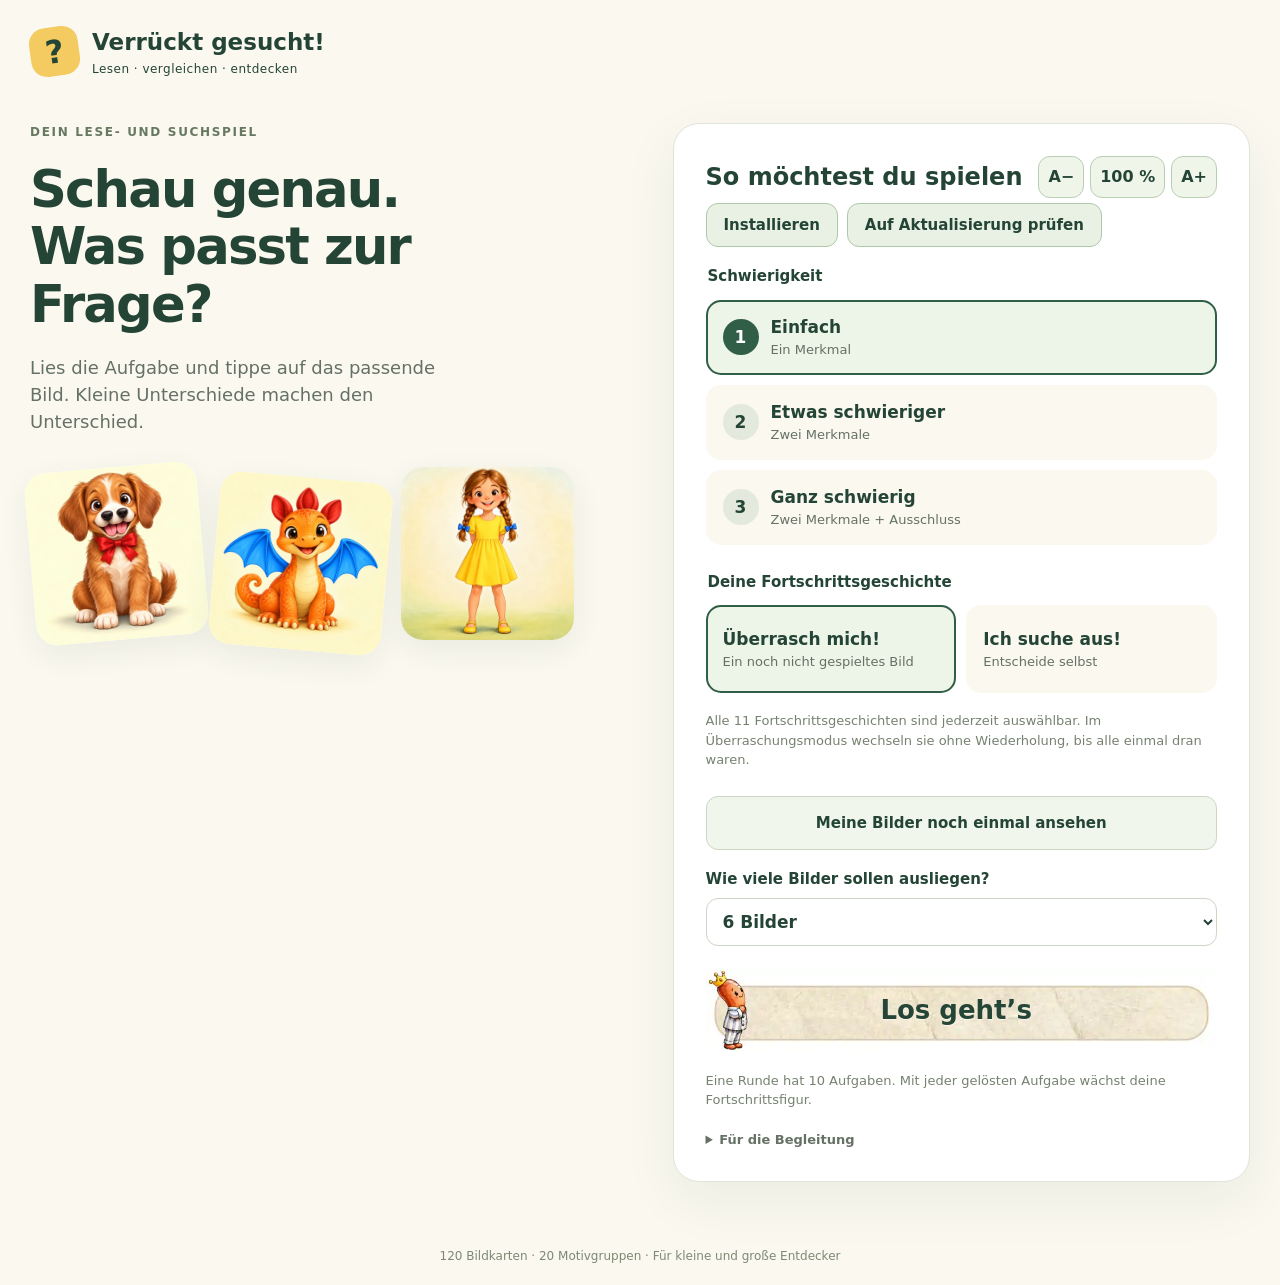
<file: index.html>
<!doctype html><html lang="de"><head><meta charset="utf-8"><meta name="viewport" content="width=device-width,initial-scale=1"><meta name="theme-color" content="#315e46"><title>Verrückt gesucht! – Lese- und Suchspiel</title><link rel="manifest" href="manifest.webmanifest"><link rel="icon" type="image/png" href="icons/icon-192.png"><link rel="apple-touch-icon" href="icons/icon-192.png"><meta name="apple-mobile-web-app-capable" content="yes"><meta name="apple-mobile-web-app-title" content="Verrückt gesucht!"><link rel="stylesheet" href="style-release-20261105-f.css"><style id="portrait-layout-fallback">
/* Direkt im HTML: auch ältere PWA-Caches können das Einspalten nicht blockieren. */
@media (orientation:portrait) and (max-width:1200px){
 .setup{display:grid!important;grid-template-columns:minmax(0,1fr)!important;gap:24px!important;max-width:760px!important;margin-inline:auto!important}
 .setup>.intro,.setup>.setupPanel{min-width:0;width:100%;max-width:100%}
 .setup>.intro{text-align:center}
 .setup>.intro p{max-width:620px;margin:12px auto}
 .setup>.intro .sample{display:flex!important;justify-content:center;align-items:center;gap:12px;margin:18px auto 0;max-width:510px}
 .setup>.intro .sample img{width:29%;max-width:145px}
 .setup>.setupPanel{padding:clamp(17px,3.5vw,28px)}
}
@media (orientation:portrait) and (max-width:650px){
 .setup{gap:19px!important}
 .setup>.setupPanel{padding:18px 16px}
 .setup>.intro h1{font-size:clamp(30px,7.5vw,38px)}
}
html.vg-portrait-compact .setup{display:grid!important;grid-template-columns:minmax(0,1fr)!important;gap:22px!important;max-width:760px!important;margin-inline:auto!important}
html.vg-portrait-compact .setup>.intro,html.vg-portrait-compact .setup>.setupPanel{min-width:0;width:100%}
html.vg-portrait-compact .setup>.intro{text-align:center}
html.vg-portrait-compact .setup>.intro p{margin:12px auto}
html.vg-portrait-compact .intro .sample{display:flex!important;justify-content:center;gap:12px;max-width:500px;margin:18px auto}
html.vg-portrait-compact .intro .sample img{width:29%;max-width:140px}
</style><script>
// Zeigt auch Startfehler, die vor dem Einrichten des Klick-Handlers auftreten.
window.addEventListener('error',function(event){
 const status=document.getElementById('startError');
 if(!status)return;
 const text=event?.message||'Eine Programmdatei konnte nicht geladen werden';
 status.textContent='Startproblem: '+text+'. Bitte Aktualisierung prüfen oder die Seite neu laden.';
 status.hidden=false;
});
window.addEventListener('unhandledrejection',function(event){
 const status=document.getElementById('startError');
 if(!status)return;
 const text=event.reason?.message||'Eine Aktion wurde unerwartet abgebrochen';
 status.textContent='Startproblem: '+text;
 status.hidden=false;
});
document.addEventListener('DOMContentLoaded',function(){
 const button=document.getElementById('start'),status=document.getElementById('startError');
 if(!button||!status)return;
 if(typeof button.onclick!=='function'){
  status.textContent='Die Spiellogik wurde nicht vollständig geladen. Bitte auf Aktualisierung prüfen klicken.';
  status.hidden=false;
 }
 button.addEventListener('click',function(){
  setTimeout(function(){
   const play=document.getElementById('play');
   if(play?.hidden&&status.hidden){
    status.textContent='Der Spielstart wurde nicht ausgeführt. Bitte auf Aktualisierung prüfen klicken.';
    status.hidden=false;
   }
  },250);
 });
});
</script><style id="screen-exclusivity">
/* Sichtbarkeitsregel mit höherer Priorität als das responsive .setup-Grid. */
#setup[hidden],#play[hidden],#gallery[hidden],#finish[hidden]{display:none!important}
</style></head><body>
<header class="top"><a class="brand" href="#" id="home"><span class="brandmark">?</span><span>Verrückt gesucht!<small>Lesen · vergleichen · entdecken</small></span></a><button class="quiet" id="settingsButton" hidden>Zur Auswahl</button></header>
<main>
<section id="setup" class="setup"><div class="intro"><div class="eyebrow">DEIN LESE- UND SUCHSPIEL</div><h1>Schau genau.<br>Was passt zur Frage?</h1><p>Lies die Aufgabe und tippe auf das passende Bild. Kleine Unterschiede machen den Unterschied.</p><div class="sample" id="sample" aria-hidden="true"></div></div>
<div class="setupPanel"><div class="setup-heading"><h2>So möchtest du spielen</h2><div class="textZoom setupTextZoom" role="group" aria-label="Schriftgröße auf dem Startbildschirm"><button type="button" id="setupTextSmaller" class="quiet" aria-label="Schrift auf der Startseite verkleinern">A−</button><button type="button" id="setupTextReset" class="quiet" aria-label="Schriftgröße der Startseite zurücksetzen">100 %</button><button type="button" id="setupTextLarger" class="quiet" aria-label="Schrift auf der Startseite vergrößern">A+</button></div></div><p class="fine" id="startError" role="alert" hidden></p><div class="install-panel"><div style="display:flex;gap:9px;flex-wrap:wrap"><button type="button" id="installApp" class="quiet install-app-button">Installieren</button><button type="button" id="updateApp" class="quiet install-app-button">Auf Aktualisierung prüfen</button></div><p id="installStatus" role="status" aria-live="polite" hidden></p><progress id="updateProgress" hidden value="0" max="24" aria-label="Geladene App-Dateien" style="width:100%;height:14px;accent-color:#315e46"></progress><p id="updateStatus" role="status" aria-live="polite" hidden></p></div><fieldset><legend>Schwierigkeit</legend><div class="levels"><button data-level="1" class="level selected" aria-pressed="true"><span>1</span><b>Einfach</b><small>Ein Merkmal</small></button><button data-level="2" class="level" aria-pressed="false"><span>2</span><b>Etwas schwieriger</b><small>Zwei Merkmale</small></button><button data-level="3" class="level" aria-pressed="false"><span>3</span><b>Ganz schwierig</b><small>Zwei Merkmale + Ausschluss</small></button></div></fieldset><fieldset class="reward-picker"><legend>Deine Fortschrittsgeschichte</legend><div class="reward-modes"><button type="button" id="rewardRandom" class="level selected" aria-pressed="true"><b>Überrasch mich!</b><small>Ein noch nicht gespieltes Bild</small></button><button type="button" id="rewardManual" class="level" aria-pressed="false"><b>Ich suche aus!</b><small>Entscheide selbst</small></button></div><label class="field" id="rewardChoiceWrap" hidden>Welche Geschichte soll entstehen?<select id="rewardChoice"><option value="pfau">Der verrückte Pfau</option><option value="baum">Der verrückte Baum</option><option value="knurpsel">Knurpsel, das Fortschrittsmonster</option><option value="rakete">Die verrückte Rakete</option><option value="blumenwiese">Die zauberhafte Blumenwiese</option><option value="wundereiche">Die Wundereiche</option><option value="kinderzimmer">Chaos im Kinderzimmer</option><option value="marsmission">Die Marsmission</option><option value="baumhaus">Das gemütliche Baumhaus</option><option value="unterwasserwelt">Die Unterwasserwelt mit dem Schatz</option><option value="matschwiese">Knurpsel auf der Matschwiese</option></select></label><p class="fine" id="rewardRemaining" aria-live="polite"></p></fieldset><button type="button" class="quiet gallery-launch" id="openGallery">Meine Bilder noch einmal ansehen</button><label class="field">Wie viele Bilder sollen ausliegen?<select id="size"><option value="6">6 Bilder</option><option value="9">9 Bilder</option><option value="12">12 Bilder</option></select></label><button id="start" type="button" class="primary artButton" aria-label="Los geht’s – Spiel starten"><span class="artButtonLabel">Los geht’s</span></button><p class="fine">Eine Runde hat 10 Aufgaben. Mit jeder gelösten Aufgabe wächst deine Fortschrittsfigur.</p><details><summary>Für die Begleitung</summary><p>Alle 120 Bildkarten werden verwendet. Die App stellt passende Verwechslungen zusammen und prüft jede Frage auf eine eindeutige Antwort. Auf Stufe 3 entscheidet erst der Ausschluss zwischen zwei Karten.</p><p>Die Mädchenkarten sind weiterhin Entwürfe. Beim Fisch zählen alle dargestellten Flossen einschließlich der Schwanzflosse. Die Radfarbe bezeichnet Felgen und Speichen.</p><button class="quiet" id="downloadMatrix">Fragenmatrix herunterladen</button></details></div></section>
<section id="play" hidden><div class="roundhead"><span id="levelLabel" class="pill"></span><span id="progressText">Aufgabe 1 von 10</span><button type="button" id="playBack" class="quiet" aria-label="Zurück zur Spielauswahl">← Zur Auswahl</button></div><div class="progress" aria-hidden="true"><div id="progressBar"></div></div><div class="taskLayout"><div class="questionBox"><div class="questionTools"><span class="eyebrow">LIES UND FINDE</span><div class="textZoom" role="group" aria-label="Schriftgröße der Leseaufgabe"><button type="button" id="textSmaller" class="quiet" aria-label="Aufgabenschrift verkleinern">A−</button><button type="button" id="textReset" class="quiet" aria-label="Normale Schriftgröße wiederherstellen">100 %</button><button type="button" id="textLarger" class="quiet" aria-label="Aufgabenschrift vergrößern">A+</button></div></div><h1 id="question" tabindex="-1"></h1></div><aside class="reward-panel" aria-label="Deine Fortschrittsfigur"><div id="treeMount"></div><p id="treeCounter" aria-live="polite">0 von 10 gefunden</p></aside></div><div class="feedbackRow"><p id="feedback" aria-live="polite">Tippe auf das passende Bild.</p><button id="next" class="primary" hidden>Nächste Aufgabe →</button></div><div id="board" class="board"></div></section>
<section id="gallery" hidden><div class="gallery-header"><h1>Meine Bilder</h1><button type="button" id="closeGallery" class="quiet">Zurück zur Auswahl</button></div><p>Hier kannst du deine fertigen Fortschrittsgeschichten noch einmal anschauen – ganz ohne Leseaufgaben.</p><div id="galleryGrid" class="gallery-grid"></div></section>
<section id="finish" class="finish" hidden><div class="finishMark">✓</div><h1>Alles gefunden!</h1><p>Du hast alle 10 Aufgaben gelöst.</p><p id="result"></p><button id="again" class="primary">Noch eine Runde →</button><button id="choose" class="quiet">Andere Auswahl</button></section>
</main><footer>120 Bildkarten · 20 Motivgruppen · Für kleine und große Entdecker</footer><dialog id="galleryDialog"><h2 id="galleryTitle">Meine Bilder</h2><div id="galleryPicture" role="button" tabindex="0" aria-label="Nächstes Bild der Fortschrittsgeschichte"></div><p id="galleryStep" aria-live="polite"></p><div class="gallery-controls"><button id="galleryPrev" class="quiet" type="button">← Vorheriges Bild</button><button id="galleryNext" class="primary" type="button">Nächstes Bild →</button></div><button id="galleryClose" class="primary" type="button">Schließen</button></dialog><dialog id="zoom"><button id="closeZoom" class="quiet">Schließen ×</button><img id="zoomImage" alt=""><p id="zoomLabel"></p></dialog><dialog id="treeDialog" aria-labelledby="treeTitle"><h2 id="treeTitle">Dein verrückter Baum</h2><div id="treeLarge"></div><button type="button" class="primary artButton" id="treeContinue" aria-label="Weiter zur nächsten Leseaufgabe" hidden>Weiter</button></dialog><dialog id="installHelp" aria-labelledby="installHelpTitle"><h2 id="installHelpTitle">Verrückt gesucht! installieren</h2><p id="installHelpText"></p><button id="installHelpClose" class="primary" type="button">Verstanden</button></dialog><script src="pwa.js?v=20261105-update-1" defer></script><script src="pfau-art.js?v=20261104"></script><script src="tree-art.js?v=20261104"></script><script src="tree.js?v=20261104"></script><script src="data.js?v=20261105-yellow-noses-1"></script><script src="engine.js?v=20261104"></script><script src="pfau.js?v=20261104"></script><script src="knurpsel.js?v=20261104"></script><script src="rakete.js?v=20261104"></script><script src="matschwiese.js?v=20261104"></script><script src="unterwasserwelt.js?v=20261104"></script><script src="baumhaus.js?v=20261104"></script><script src="marsmission.js?v=20261104"></script><script src="kinderzimmer.js?v=20261104"></script><script src="blumenwiese.js?v=20261104"></script><script src="wundereiche.js?v=20261104"></script><script src="app-release-20261105-f.js"></script></body></html>
</file>
<file: style-release-20261105-f.css>
:root{--ink:#244536;--green:#315e46;--light:#eef3e9;--gold:#f3cb60;--cream:#faf8ef}*{box-sizing:border-box}body{margin:0;color:var(--ink);font:18px/1.5 system-ui,-apple-system,sans-serif;background:var(--cream)}button,input,select{font:inherit}button,a,select{-webkit-tap-highlight-color:transparent}button{cursor:pointer}button:focus-visible,a:focus-visible,select:focus-visible{outline:4px solid #dc9a23;outline-offset:4px}[hidden]{display:none!important}.top{max-width:1360px;margin:auto;padding:25px 30px;display:flex;align-items:center;justify-content:space-between;gap:15px}.brand{display:flex;align-items:center;gap:13px;color:var(--ink);font-weight:800;text-decoration:none;font-size:23px}.brandmark{display:grid;place-items:center;background:var(--gold);border-radius:16px;width:49px;height:49px;font-size:32px;transform:rotate(-8deg)}.brand small{display:block;font-size:12px;font-weight:500;letter-spacing:.04em}main{max-width:1280px;margin:auto;padding:20px 30px 45px}.setup{display:grid;grid-template-columns:1fr 1fr;gap:65px;align-items:start}.eyebrow{font-size:12px;letter-spacing:.14em;font-weight:800;color:#667960}h1{font-size:clamp(34px,4vw,56px);line-height:1.13;letter-spacing:-.035em;margin:20px 0}h2{font-size:24px;margin:0 0 25px}.intro p{max-width:450px;color:#657164}.sample{display:flex;gap:12px;margin-top:32px;align-items:center}.sample img{width:30%;border-radius:22px;background:white;box-shadow:0 10px 30px #31473112;aspect-ratio:1;object-fit:contain}.sample img:nth-child(2){transform:rotate(5deg) translateY(10px)}.sample img:first-child{transform:rotate(-5deg)}.setupPanel{padding:32px;border-radius:26px;background:#fff;border:1px solid #dfe5d8;box-shadow:0 18px 55px #243a2810}fieldset{padding:0;border:0;margin:0 0 26px}legend,.field{font-size:15px;font-weight:700}legend{margin-bottom:12px}.levels{display:grid;grid-template-columns:1fr;gap:10px}.level{display:grid;grid-template-columns:36px 1fr;gap:0 12px;text-align:left;padding:13px 15px;background:var(--cream);border:2px solid transparent;border-radius:15px;color:var(--ink)}.level span{grid-row:1/3;border-radius:50%;background:#e3e9dc;text-align:center;align-self:center;font-size:17px;font-weight:800;line-height:36px}.level b{font-size:17px}.level small{font-size:13px;color:#657164}.level.selected{border-color:var(--green);background:#edf4e8}.level.selected span{background:var(--green);color:white}.field{display:block;margin:18px 0}.field select{display:block;width:100%;padding:12px;border:1px solid #ccd6c4;border-radius:12px;margin-top:7px;background:white;font-size:17px;color:var(--ink)}.primary{border:0;border-radius:14px;background:var(--green);padding:15px 22px;color:white;font-weight:750;box-shadow:0 5px 0 #203f30;font-size:18px}.primary:hover{background:#244d38}.primary:active{transform:translateY(2px);box-shadow:0 3px 0 #203f30}#start{width:100%;display:flex;justify-content:space-between;margin-top:24px}.quiet{background:transparent;border:1px solid #ccd6c4;border-radius:12px;padding:10px 15px;color:var(--ink);font-size:15px}.fine{font-size:13px;color:#768270;margin:18px 0 0}details{font-size:14px;margin-top:20px;color:#657164}summary{cursor:pointer;font-weight:700}.roundhead{display:flex;align-items:center;justify-content:space-between;gap:12px;font-size:15px}.pill{background:#e7eddc;border-radius:30px;padding:8px 15px;font-weight:700}.progress{height:7px;background:#e4e9db;border-radius:10px;overflow:hidden;margin:15px 0 22px}.progress div{height:100%;background:#d6aa3f;transition:width .3s}.questionBox{background:#fff;border:1px solid #dfe5d8;border-left:7px solid var(--gold);border-radius:20px;padding:20px 26px}.questionBox h1{font-size:clamp(25px,3vw,37px);line-height:1.35;margin:9px 0 0;letter-spacing:-.015em}.feedbackRow{min-height:83px;display:flex;align-items:center;justify-content:space-between;gap:15px}.feedbackRow p{font-size:17px;margin:10px 0}.feedbackRow .primary{font-size:16px;white-space:nowrap}.board{display:grid;grid-template-columns:repeat(3,minmax(0,1fr));gap:18px}.card{position:relative;background:white;border:3px solid #e1e7d9;border-radius:22px;padding:8px;box-shadow:0 5px 16px #243a2808;transition:border-color .15s,transform .15s}.answer{display:block;border:0;padding:0;border-radius:16px;background:#fffbea;width:100%;overflow:hidden}.answer img{display:block;width:100%;height:clamp(160px,23vw,260px);object-fit:contain}.answer:hover{filter:brightness(1.02)}.zoomButton{position:absolute;right:12px;bottom:12px;border:1px solid #ccd6c4;background:#fffffff2;border-radius:50%;width:39px;height:39px;font-size:24px;color:var(--ink);display:grid;place-items:center}.card.correct{border-color:#3f834c;background:#e4f3df}.card.correct:after{content:'✓';position:absolute;top:13px;left:13px;border-radius:50%;background:#3f834c;color:white;font-size:22px;font-weight:800;width:35px;height:35px;text-align:center;pointer-events:none}.card.wrong{animation:shake .4s;border-color:#c27255}@keyframes shake{20%,60%{transform:translateX(-6px)}40%,80%{transform:translateX(6px)}}.finish{text-align:center;max-width:600px;margin:50px auto;padding:40px;background:white;border-radius:28px}.finishMark{background:#e2f0d8;width:85px;height:85px;border-radius:50%;display:grid;place-items:center;margin:auto;font-size:45px}.finish p{color:#657164}.finish .quiet{display:block;margin:22px auto 0}footer{text-align:center;color:#7c8974;font-size:12px;padding:20px}dialog{border:0;border-radius:22px;padding:16px;max-width:92vw;max-height:92vh;background:#fffdf4;box-shadow:0 20px 90px #0005}dialog::backdrop{background:#183223cc}dialog .quiet{display:block;margin-left:auto}#zoom img{display:block;max-height:70vh;max-width:84vw;object-fit:contain;margin:8px auto}dialog p{text-align:center;font-size:13px;margin:0}body.zoomOpen{overflow:hidden}@media(min-width:1100px){.board.many{grid-template-columns:repeat(4,minmax(0,1fr))}.board.many img{height:210px}}@media(max-width:850px){.setup{gap:28px}.setupPanel{padding:23px}.top{padding:20px}main{padding:10px 20px 35px}}@media(max-width:650px){.setup{grid-template-columns:1fr;gap:24px}.intro h1{font-size:37px;margin:14px 0}.intro p{font-size:16px;margin-bottom:10px}.sample{display:none}.setupPanel{padding:22px}.top{padding:16px}.brand{font-size:20px}.brandmark{width:41px;height:41px}.brand small{font-size:10px}main{padding:10px 12px 30px}.board{grid-template-columns:repeat(2,minmax(0,1fr));gap:10px}.card{padding:5px;border-radius:17px}.answer img{height:clamp(150px,40vw,240px)}.questionBox{padding:17px 18px}.questionBox h1{font-size:25px}.feedbackRow{align-items:flex-start;flex-direction:column;gap:0;padding:8px 0 14px}.feedbackRow .primary{align-self:flex-end}.zoomButton{width:34px;height:34px;right:8px;bottom:8px}.roundhead{font-size:13px}#settingsButton{font-size:12px;padding:8px}.finish{padding:30px 20px}.finish h1{font-size:36px}}@media(prefers-reduced-motion:reduce){*{animation:none!important;transition:none!important}}

.taskLayout{display:grid;grid-template-columns:minmax(0,1fr) 155px;gap:20px;align-items:center}.reward-panel{text-align:center}.reward-panel p{font-size:13px;font-weight:700;margin:6px 0}.reward-picture{position:relative;aspect-ratio:718/746;width:100%;line-height:0;isolation:isolate}.reward-base{width:100%;height:100%;display:block;border-radius:12px}.reward-slot{position:absolute;translate:-50% -50%;display:grid;place-items:center;background:#fffffff0;border:2px solid #809984;border-radius:50%;font-weight:850;font-size:clamp(12px,2vw,25px);line-height:1;color:#68816f;z-index:2}.reward-sprite{position:absolute;translate:-50% -50%;height:auto;z-index:3;filter:drop-shadow(0 2px 3px #24453644)}.reward-flight{animation:reward-arrive 1.05s cubic-bezier(.21,.84,.3,1) forwards}.reward-done{opacity:1}@keyframes reward-arrive{from{opacity:0}to{opacity:1}}#treeDialog{width:min(92vw,560px);max-height:94svh;text-align:center;padding:20px}#treeDialog h2{font-size:clamp(20px,4vw,28px);margin:0 0 14px;line-height:1.3}#treeLarge{width:min(100%,54svh);margin:auto}#treeContinue{margin:16px auto 6px;min-width:170px}body.treeOpen{overflow:hidden}#treeDialog::backdrop{background:#183223c9}@media(max-width:650px){.taskLayout{grid-template-columns:minmax(0,1fr) 95px;gap:8px}.reward-panel p{font-size:11px}.taskLayout .questionBox{padding:14px 12px}.taskLayout .questionBox h1{font-size:22px}.taskLayout .eyebrow{font-size:10px;letter-spacing:.06em}#treeDialog{padding:16px}}@media(max-width:360px){.taskLayout{grid-template-columns:1fr}.reward-panel{display:flex;align-items:center;justify-content:center;gap:14px}#treeMount{width:85px}}

.pfau-picture{background:linear-gradient(#f1f7ec,#faf8ef);border-radius:16px;overflow:visible}.pfau-base,.pfau-body{position:absolute;inset:0;width:100%;height:100%;object-fit:contain}.pfau-base{z-index:1}.pfau-body{z-index:3}.pfau-question{z-index:5}.pfau-piece{translate:none;transform-origin:50% 100%;filter:none;line-height:0}.pfau-piece img{display:block;width:100%;height:auto}.pfau-flight{animation:pfau-arrive 1.05s cubic-bezier(.21,.84,.3,1) forwards}@keyframes pfau-arrive{from{opacity:0}to{opacity:1}}

.reward-picture img{margin:0;max-width:none;max-height:none;vertical-align:top}.pfau-piece{aspect-ratio:1}.pfau-piece img{height:100%;object-fit:contain}.pfau-piece .pfau-settled{animation:none;opacity:1;transform:none}

.knurpsel-picture{aspect-ratio:1221/1288;background:white;border-radius:16px;overflow:hidden}
.knurpsel-frame{position:absolute;inset:0;display:block;width:100%;height:100%;object-fit:contain;transform-origin:50% 88%}
.knurpsel-leave{animation:knurpsel-leave var(--reward-duration,2000ms) ease-in-out forwards}
.knurpsel-enter{animation:knurpsel-enter var(--reward-duration,2000ms) ease-in-out forwards}
@keyframes knurpsel-leave{from{opacity:1}to{opacity:0}}
@keyframes knurpsel-enter{from{opacity:0}to{opacity:1}}

.rakete-picture{aspect-ratio:1}
.rakete-empty{display:grid;place-items:center;font-size:clamp(36px,10vw,90px);color:#68816f;line-height:1}
.rakete-picture .knurpsel-frame{transform-origin:50% 50%}

#treeTitle:empty{display:none}

.matschwiese-picture{aspect-ratio:1;background:#b0d356}
.matschwiese-picture .knurpsel-frame{transform-origin:center}

/* Card count and orientation determine the complete layout. */
#board{gap:10px}
#board[data-size="6"]{grid-template-columns:repeat(2,minmax(0,1fr))}
#board[data-size="9"],#board[data-size="12"]{grid-template-columns:repeat(3,minmax(0,1fr))}
@media(orientation:landscape){#board[data-size="12"]{grid-template-columns:repeat(4,minmax(0,1fr))}}
#board .card{padding:5px}
#board .answer img{height:var(--card-image-height,150px)}
body.playing footer{display:none}
body.playing .top{padding-top:10px;padding-bottom:10px}
body.playing main{padding-top:0;padding-bottom:16px}
body.playing .progress{margin:8px 0 10px}
body.playing .feedbackRow{min-height:48px;padding:5px 0 10px;flex-direction:row;align-items:center;gap:8px}
body.playing .feedbackRow p{margin:0;font-size:14px}
body.playing .feedbackRow .primary{padding:10px 12px;white-space:normal}
body.playing .taskLayout{grid-template-columns:minmax(0,1fr) 80px;gap:8px}
body.playing .questionBox{padding:10px 12px}
body.playing .questionBox h1{font-size:clamp(20px,2.6vw,30px);margin:4px 0 0;line-height:1.25}
body.playing .reward-panel p{font-size:11px;margin:3px 0}
@media(max-height:500px){body.playing .brand small,body.playing .questionBox .eyebrow{display:none}body.playing .top{padding-top:5px;padding-bottom:5px}}

/* Keep the underwater scene aligned while the next detail comes into view. */
.unterwasserwelt-picture{aspect-ratio:1;background:#3694ba}
.unterwasserwelt-picture .knurpsel-frame{transform-origin:center}

/* Use the available screen for inspecting every progress picture. */
#treeDialog{width:98vw;height:98dvh;max-width:98vw;max-height:98dvh;padding:10px;padding-bottom:max(10px,env(safe-area-inset-bottom));box-sizing:border-box}
#treeDialog[open]{display:flex;flex-direction:column}
#treeDialog h2{flex:none;margin:0 0 8px;font-size:clamp(18px,3vw,28px)}
#treeLarge{flex:1;min-height:0;width:100%;margin:0;container-type:size;display:flex;align-items:center;justify-content:center}
#treeLarge .reward-picture{width:min(100cqw,calc(100cqh * var(--reward-ratio,.962)));flex:none;margin:auto}
#treeLarge .knurpsel-picture{--reward-ratio:.948}
#treeLarge .rakete-picture,#treeLarge .matschwiese-picture,#treeLarge .unterwasserwelt-picture{--reward-ratio:1}
#treeContinue{flex:none;margin:10px auto 0;padding:12px 22px}
#treeDialog #treeContinue[hidden]{display:block!important;visibility:hidden;pointer-events:none}

/* Keep the treehouse scene still while the new details appear. */
.baumhaus-picture{aspect-ratio:1;background:#b0d356}
.baumhaus-picture .knurpsel-frame{transform-origin:center}
#treeLarge .baumhaus-picture{--reward-ratio:1}

/* Reveal each Mars scene gently without moving the landscape. */
.marsmission-picture{aspect-ratio:1;background:#dfaa58}
.marsmission-picture .knurpsel-frame{transform-origin:center}
#treeLarge .marsmission-picture{--reward-ratio:1}

/* Keep the bedroom scene aligned during each gentle reveal. */
.kinderzimmer-picture{aspect-ratio:1;background:#dcd1d3}
.kinderzimmer-picture .knurpsel-frame{transform-origin:center}
#treeLarge .kinderzimmer-picture{--reward-ratio:1}

/* Wundereiche: aligned full-size pages with a quiet two-second crossfade. */
.wundereiche-picture{aspect-ratio:1;background:#fff}
.wundereiche-picture .knurpsel-frame{transform-origin:center}
#treeLarge .wundereiche-picture{--reward-ratio:1}

/* Child-controlled progress story selection and finished-picture album */
.reward-modes{display:grid;grid-template-columns:repeat(2,minmax(0,1fr));gap:10px}.reward-modes .level{display:flex;flex-direction:column;justify-content:center;min-height:88px}.reward-modes .level small{font-size:13px}.gallery-launch{display:block;width:100%;margin:15px 0;padding:15px;font-weight:750;background:#f1f6ec}.gallery-header{display:flex;justify-content:space-between;align-items:center;gap:15px}.gallery-header h1{margin:10px 0}.gallery-grid{display:grid;grid-template-columns:repeat(auto-fill,minmax(160px,1fr));gap:15px;margin:24px 0}.gallery-tile{background:#fff;border:2px solid #dae4d3;border-radius:18px;padding:12px;display:flex;flex-direction:column;gap:5px;text-align:center;color:var(--ink)}.gallery-tile:not(:disabled):hover{border-color:var(--green)}.gallery-tile:disabled{opacity:.6;cursor:default}.gallery-tile small{font-size:12px}.gallery-thumb{width:100%;aspect-ratio:1;background:#f6f4eb;display:grid;place-items:center;border-radius:12px;overflow:hidden}.gallery-thumb>.reward-picture{width:100%;pointer-events:none}.gallery-thumb>span{font-size:60px;color:#a4b49c}#galleryDialog{width:min(96vw,790px);max-height:96dvh;text-align:center}#galleryDialog[open]{display:flex;flex-direction:column;gap:10px}#galleryDialog h2{margin:0}#galleryPicture{min-height:0;display:flex;align-items:center;justify-content:center;flex:1;overflow:hidden}#galleryPicture>.reward-picture{width:min(84vw,65dvh);max-height:75dvh;pointer-events:none}#galleryClose{align-self:center}@media(max-width:450px){.reward-modes{grid-template-columns:1fr}.gallery-grid{grid-template-columns:repeat(2,minmax(0,1fr))}.gallery-header{align-items:flex-start;flex-direction:column}}

/* Flower pages keep their square canvas throughout the shared crossfade. */
.blumenwiese-picture{aspect-ratio:1;background:#fff}
#treeLarge .blumenwiese-picture{--reward-ratio:1}

/* Album playback uses two aligned scenes and advances only on a tap. */
#galleryDialog{width:98vw;height:98dvh;max-width:98vw;max-height:98dvh}
#galleryPicture{position:relative;display:grid;grid-template-columns:1fr;grid-template-rows:1fr;container-type:size;cursor:pointer}
#galleryPicture>.reward-picture{grid-area:1/1;align-self:center;justify-self:center;width:min(100cqw,calc(100cqh * var(--reward-ratio,.962)));max-height:none;pointer-events:none}
#galleryPicture>.knurpsel-picture{--reward-ratio:.948}
#galleryPicture>.rakete-picture,#galleryPicture>.blumenwiese-picture,#galleryPicture>.wundereiche-picture,#galleryPicture>.kinderzimmer-picture,#galleryPicture>.marsmission-picture,#galleryPicture>.baumhaus-picture,#galleryPicture>.unterwasserwelt-picture,#galleryPicture>.matschwiese-picture,#galleryPicture>.pfau-picture{--reward-ratio:1}
.gallery-enter{animation:knurpsel-enter 2s ease-in-out forwards}.gallery-leave{animation:knurpsel-leave 2s ease-in-out forwards}
.gallery-controls{display:flex;justify-content:center;gap:10px;flex-wrap:wrap}.gallery-controls button:disabled{opacity:.5;cursor:default}

/* Einheitliche ruhige Belohnungsanzeige, 04.11.2026 */
.reward-image-error{position:absolute;inset:0;display:grid;place-items:center;text-align:center;background:#faf8ef;color:#315e46;padding:20px;font-size:clamp(14px,2vw,19px);line-height:1.4}
.reward-slot{font-size:clamp(10px,1.3vw,16px)}
.knurpsel-frame{transform:none!important;object-position:center}

/* Installationsbedienung, unabhängig vom Spielstart */
.install-panel{display:flex;flex-direction:column;gap:6px;margin:-10px 0 18px}.install-app-button{align-self:flex-start;padding:10px 17px;min-height:44px;font-weight:750;background:#e8f1e3;border:1px solid #aec8aa;color:#244536}.install-app-button:disabled{opacity:.75;cursor:default}.install-panel p{margin:0;font-size:14px;color:#475b4a;line-height:1.45}#installHelp{width:min(92vw,520px);max-width:520px;padding:24px;border-radius:20px;border:1px solid #cfddc9;background:#faf8ef;color:#244536;box-shadow:0 12px 38px #152f2080}#installHelp::backdrop{background:#142a1e99}#installHelp h2{margin:0 0 14px}#installHelp p{line-height:1.55;white-space:pre-line;margin:0 0 18px}#installHelpClose{display:block;margin-left:auto}


/* 05.11.2026: Bildschirmfläche auf Start- und Spielseite sinnvoll nutzen. */
@media (max-width:950px) and (orientation:portrait){
  .setup{grid-template-columns:minmax(0,1fr);gap:22px;max-width:760px;margin-inline:auto}
  .intro{text-align:center}
  .intro p{max-width:640px;margin:12px auto;color:#52695a}
  .intro h1{font-size:clamp(31px,5.6vw,48px);margin:12px 0}
  .sample{display:flex;justify-content:center;gap:clamp(9px,2vw,20px);margin:16px auto 0;max-width:530px}
  .sample img{width:29%;max-width:150px;border-radius:16px}
  .setupPanel{width:100%;max-width:100%;padding:clamp(17px,3vw,30px)}
}
@media (max-width:650px) and (orientation:portrait){
  .setup{gap:18px}
  .intro h1{font-size:clamp(29px,8vw,38px)}
  .intro p{font-size:17px;line-height:1.45}
  .intro .sample{display:flex;margin-top:15px}
  .sample img{width:29%;border-radius:13px}
  .setupPanel{padding:19px 16px;border-radius:20px}
  .setupPanel h2{margin-bottom:18px}
  .install-panel{margin-top:0}
  .install-app-button{flex:1 1 130px}
  .reward-modes{grid-template-columns:repeat(2,minmax(0,1fr))}
  .reward-modes .level{padding:11px 9px;min-width:0}
  .reward-modes .level b{font-size:15px}
  .reward-modes .level small{font-size:12px}
}
@media (max-width:390px) and (orientation:portrait){
  .reward-modes{grid-template-columns:1fr}
  .sample img{width:30%}
}

/* Die Spielinhalte dürfen im Hochformat und auf großen Displays
   vertikal mittig stehen. Bei wenig Platz wächst die Seite zum Scrollen. */
body.playing main{width:100%;max-width:1280px}
body.playing #play{
  min-height:calc(100dvh - 105px);
  display:flex;
  flex-direction:column;
  justify-content:center;
  padding-block:clamp(10px,2.5dvh,34px);
}
body.playing #play[hidden]{display:none}
body.playing .roundhead,
body.playing .progress,
body.playing .taskLayout,
body.playing .feedbackRow,
body.playing #board{flex-shrink:0}
body.playing .taskLayout{grid-template-columns:minmax(0,1fr) clamp(100px,15vw,160px);gap:14px}
body.playing .questionBox{padding:clamp(13px,2vw,22px)}
body.playing .questionBox h1{
  font-size:calc(clamp(28px,3.3vw,38px) + var(--question-zoom-extra,0px));
  line-height:1.32;
  margin:9px 0 0;
  overflow-wrap:anywhere
}
.questionTools{display:flex;justify-content:space-between;align-items:center;gap:10px;flex-wrap:wrap}
.textZoom{display:flex;align-items:center;gap:6px}
.textZoom button{min-width:44px;min-height:44px;padding:7px 10px;font-size:16px;font-weight:800;background:#eff5e9;border-color:#b9ceb4}
.textZoom #textReset{min-width:65px;font-size:13px;font-weight:650}
body.playing .feedbackRow p{font-size:clamp(15px,1.8vw,19px)}
@media(max-width:650px){
 body.playing #play{min-height:calc(100dvh - 78px);padding-block:12px}
 body.playing .taskLayout{grid-template-columns:minmax(0,1fr) 92px;gap:9px}
 body.playing .questionBox{padding:12px 12px 14px}
 body.playing .questionBox h1{font-size:calc(clamp(28px,6.5vw,34px) + var(--question-zoom-extra,0px));line-height:1.28}
 body.playing .questionTools .eyebrow{font-size:11px;letter-spacing:.05em}
 .textZoom button{min-height:40px;min-width:40px;padding:6px 8px}
 .textZoom #textReset{min-width:54px}
 body.playing .taskLayout .reward-panel p{font-size:12px}
}
@media(max-width:400px){
 .questionTools{align-items:flex-start;gap:7px}
 .textZoom{gap:3px}
 .textZoom button{min-width:36px;padding:6px}
 .textZoom #textReset{min-width:50px;font-size:12px}
}
@media(max-height:520px) and (orientation:landscape){
 body.playing #play{min-height:auto;justify-content:flex-start;padding-block:5px}
 body.playing .questionBox h1{font-size:calc(25px + var(--question-zoom-extra,0px))}
 .textZoom button{min-height:36px}
}


/* Schriftgrößenbedienung auf dem Startbildschirm (05.11.2026) */
.setup-heading{display:flex;align-items:center;justify-content:space-between;flex-wrap:wrap;gap:10px;margin-bottom:15px}
.setup-heading h2{margin:0;font-size:calc(24px + var(--setup-extra,0px))}
.setupTextZoom{flex-shrink:0}
.setupTextZoom button{min-height:42px;min-width:43px;padding:7px 9px}
.setupTextZoom #setupTextReset{min-width:62px}
.setup .intro h1{font-size:calc(clamp(34px,4vw,56px) + var(--setup-extra,0px))}
.setup .intro p{font-size:calc(18px + var(--setup-extra,0px))}
.setup .setupPanel legend,
.setup .setupPanel .field,
.setup .setupPanel .reward-picker label{font-size:calc(15px + var(--setup-extra,0px))}
.setup .setupPanel .level b,
.setup .setupPanel .field select{font-size:calc(17px + var(--setup-extra,0px))}
.setup .setupPanel .level small,
.setup .setupPanel .reward-modes .level small{font-size:calc(13px + var(--setup-extra,0px) * .75)}
.setup .setupPanel .fine,
.setup .setupPanel details,
.setup .setupPanel .install-panel p{font-size:calc(13px + var(--setup-extra,0px) * .65)}
.setup .setupPanel .primary{font-size:calc(18px + var(--setup-extra,0px))}
#startError{background:#fff0e8;border:1px solid #c97557;border-radius:10px;padding:11px;color:#8b3021;margin:4px 0 12px}
@media(max-width:650px){
 .setup-heading{align-items:flex-start}
 .setup-heading h2{font-size:calc(23px + var(--setup-extra,0px))}
 .setup .intro h1{font-size:calc(clamp(30px,7.5vw,38px) + var(--setup-extra,0px))}
 .setup .intro p{font-size:calc(17px + var(--setup-extra,0px))}
}


/* Version C: jede Ansicht ist ein eigener Bildschirm. Hochformatregeln
   dürfen ein ausgeblendetes #setup niemals wieder sichtbar machen. */
#setup[hidden],#play[hidden],#gallery[hidden],#finish[hidden]{display:none!important}
body.playing .top,body.view-gallery .top,body.view-finish .top{display:none!important}
body.playing footer,body.view-gallery footer,body.view-finish footer{display:none!important}
body.playing main,body.view-gallery main,body.view-finish main{padding-top:0}
body.playing #play{min-height:100dvh;box-sizing:border-box}
body.playing .roundhead{gap:12px;flex-wrap:wrap;margin-bottom:8px}
#playBack{margin-left:auto;min-height:44px;background:#edf4e8;font-weight:750}
body.view-gallery #gallery{
  min-height:100dvh;
  width:100%;
  display:flex;
  flex-direction:column;
  justify-content:center;
  padding-block:clamp(16px,3dvh,40px)
}
body.view-gallery #gallery[hidden]{display:none!important}
body.view-gallery .gallery-grid{
  align-content:center;
  justify-content:center;
  margin-block:clamp(14px,3dvh,30px)
}
body.view-gallery .gallery-header{justify-content:space-between}
body.view-gallery .gallery-header h1{margin:5px 0}
@media(max-width:650px){
 body.playing #play{min-height:100dvh}
 body.playing .roundhead{font-size:14px}
 #playBack{font-size:13px;padding:9px 10px}
 body.view-gallery #gallery{padding:14px 0 24px}
}

/* Release D: genau eine Bildschirmansicht. Das Display wird durch die
   App-Navigation zusätzlich direkt mit Inline-!important gesichert. */
#setup[hidden],#play[hidden],#gallery[hidden],#finish[hidden]{display:none!important}
body[data-screen="play"] .top,body[data-screen="gallery"] .top,
body[data-screen="finish"] .top{display:none!important}
body[data-screen="play"] footer,body[data-screen="gallery"] footer,
body[data-screen="finish"] footer{display:none!important}
body[data-screen="play"] main,body[data-screen="gallery"] main{padding-block:0;min-height:100dvh}
body[data-screen="play"] #play{
 display:flex;flex-direction:column;justify-content:center;
 min-height:100dvh;box-sizing:border-box;
 padding-block:clamp(12px,2vh,36px)
}
body[data-screen="gallery"] #gallery{
 display:flex;flex-direction:column;justify-content:center;
 min-height:100dvh;padding-block:clamp(16px,3dvh,42px);
 box-sizing:border-box
}
body[data-screen="gallery"] .gallery-header{width:100%}
body[data-screen="gallery"] .gallery-grid{width:100%;align-content:center}
@media(max-width:650px) and (orientation:portrait){
 body[data-screen="play"] main{padding-inline:10px}
 body[data-screen="gallery"] main{padding-inline:14px}
}

/* Release E: die Sammlung zeigt nur fertige Bilder und bleibt mittig. */
body[data-screen="gallery"] #galleryGrid{
 display:grid;
 grid-template-columns:repeat(auto-fit,minmax(min(170px,100%),240px));
 justify-content:center;
 align-content:center;
 gap:clamp(12px,2vw,20px);
 width:100%;
}
.gallery-empty{grid-column:1/-1;margin:auto;text-align:center;max-width:500px;padding:28px 18px;background:#fff;border:1px solid #dfe5d8;border-radius:18px}
body[data-screen="gallery"] #gallery{align-items:stretch}
body[data-screen="gallery"] #gallery>.gallery-header{align-self:stretch}
@media(max-width:420px){
 body[data-screen="gallery"] #galleryGrid{grid-template-columns:repeat(2,minmax(0,1fr))}
}

/* 05.11.2026: Original-Würstchenvorlagen als echte Bedienelemente.
   Der komplette Button bleibt anklickbar; Text liegt in der hellen Mitte. */
#start.artButton,
#start.artButton:hover,
#start.artButton:focus-visible,
#treeContinue.artButton,
#treeContinue.artButton:hover,
#treeContinue.artButton:focus-visible{
  display:flex;
  align-items:center;
  justify-content:center;
  box-sizing:border-box;
  border:0;
  box-shadow:none;
  border-radius:0;
  background-color:transparent;
  background-repeat:no-repeat;
  background-position:center;
  background-size:100% 100%;
  color:#254536;
  text-align:center;
  text-shadow:0 1px 1px #fff9;
}
#start.artButton,
#start.artButton:hover,
#start.artButton:focus-visible{
  background-image:url("assets/buttons/los-gehts-v1.svg");
  width:100%;
  min-height:72px;
  aspect-ratio:6 / 1;
  margin-top:22px;
  padding:9px 20% 9px 18%;
  font-size:clamp(20px,3.5vw,26px);
  font-weight:850;
}
#treeContinue.artButton,
#treeContinue.artButton:hover,
#treeContinue.artButton:focus-visible{
  background-image:url("assets/buttons/weiter-v1.svg");
  width:min(100%,550px);
  min-height:68px;
  aspect-ratio:6 / 1;
  margin:6px auto 0;
  padding:9px 21% 9px 16%;
  font-size:clamp(21px,3.5vw,27px);
  font-weight:850;
  flex-shrink:0;
}
#start.artButton:active,#treeContinue.artButton:active{
  transform:translateY(2px);
  box-shadow:none;
  filter:brightness(.98);
}
#start.artButton:focus-visible,#treeContinue.artButton:focus-visible{
  outline:4px solid #d49e37;
  outline-offset:2px;
}
#start.artButton:disabled,#treeContinue.artButton:disabled{
  opacity:.65;
  cursor:wait;
}
@media(max-width:420px){
 #start.artButton{min-height:68px;font-size:21px}
 #treeContinue.artButton{min-height:66px;font-size:21px}
}
</file>
